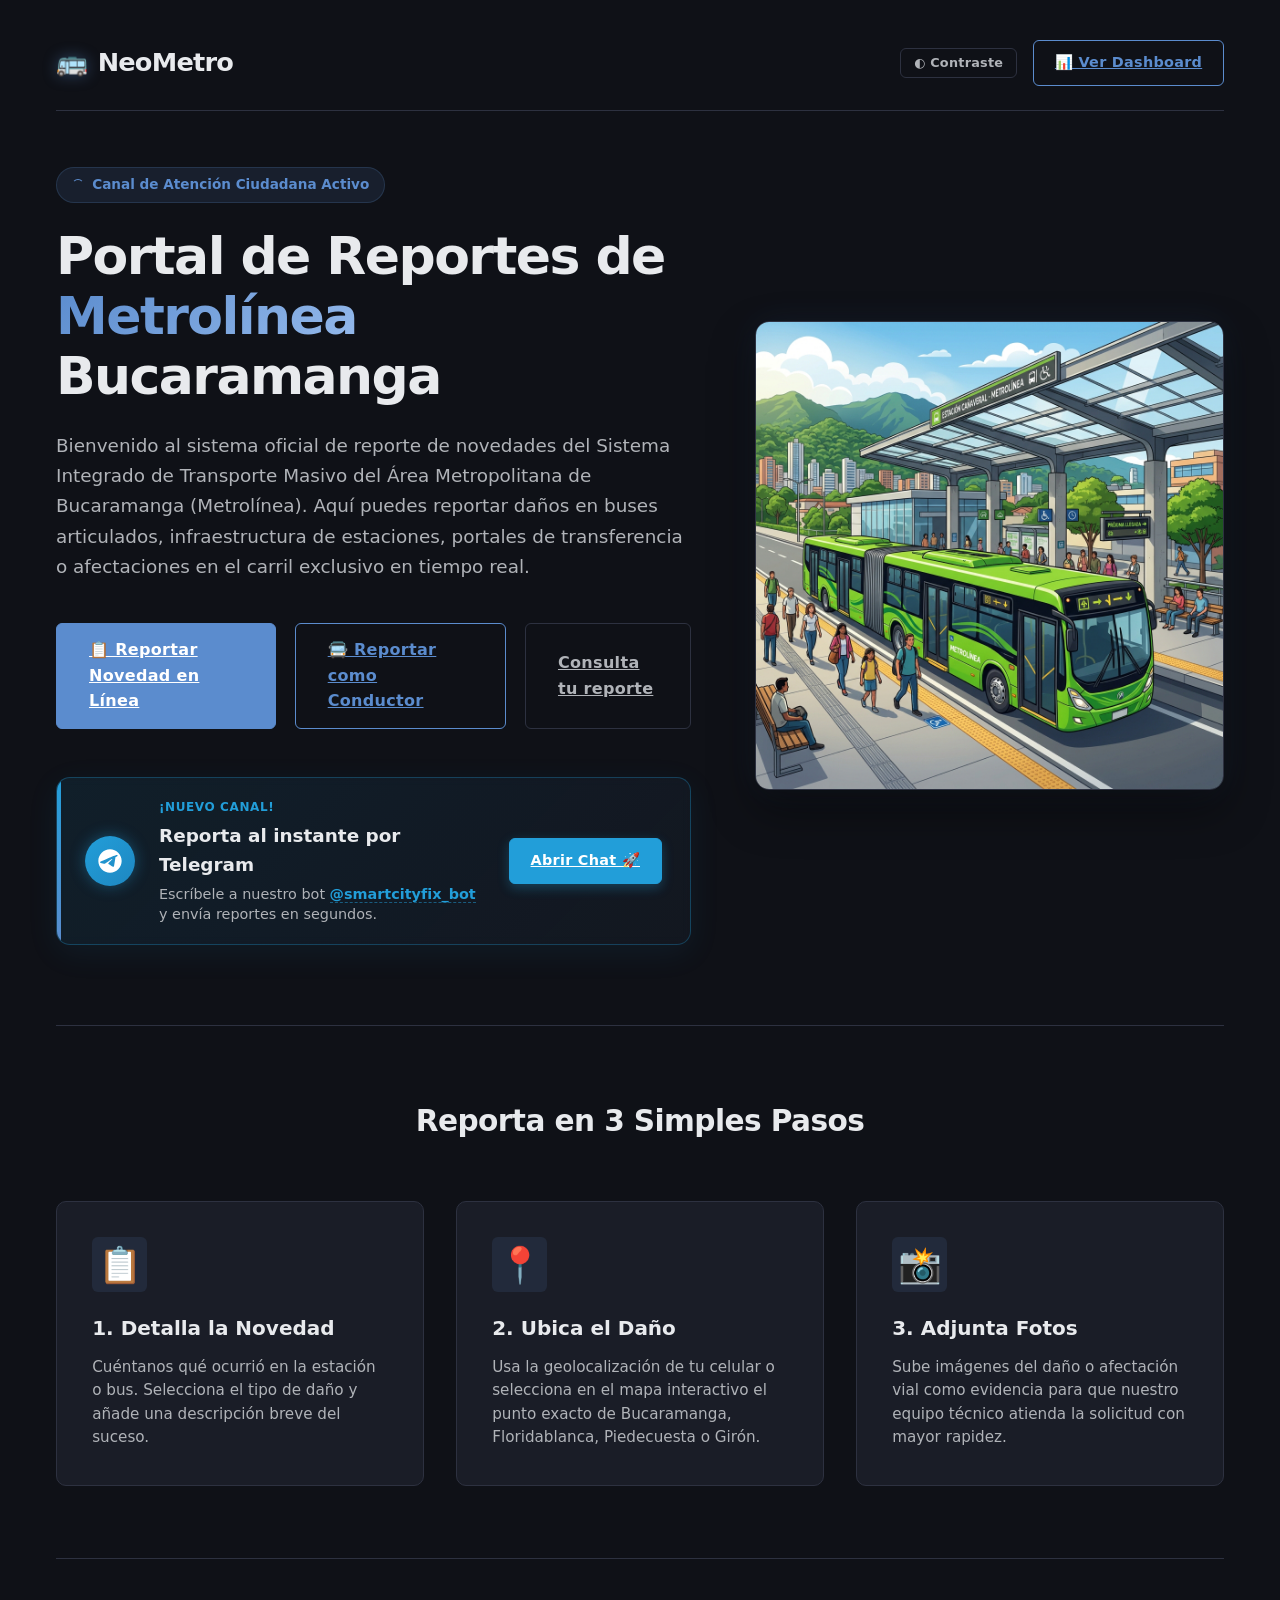
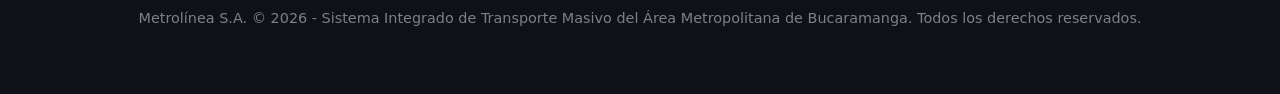
<file: index.html>
<!DOCTYPE html>
<html lang="es">

<head>
    <meta charset="UTF-8">
    <meta name="viewport" content="width=device-width, initial-scale=1.0">
    <title>NeoMetro - Portal Oficial de Reportes en Tiempo Real</title>
    <!-- Meta tags SEO -->
    <meta name="description"
        content="Bienvenido al portal oficial de reportes de Metrolínea. Reporta incidencias, daños en estaciones y buses en tiempo real para el área metropolitana de Bucaramanga.">
    <!-- Estilos globales y específicos de landing -->
    <link rel="stylesheet" href="css/styles.css">
    <link rel="stylesheet" href="css/landing.css">
</head>

<body>
    <div class="landing-container">
        <!-- Encabezado / Barra de navegación -->
        <header>
            <a href="index.html" class="logo" id="logoLink">
                <span>🚌</span> NeoMetro
            </a>
            <div class="nav-actions">
                <button class="btn btn-ghost toggle-contrast" id="toggleContrast"
                    aria-label="Alternar modo alto contraste" title="Modo alto contraste">
                    ◐ Contraste
                </button>
                <a href="dashboard.html" class="btn btn-secondary" id="navDashboardLink">📊 Ver Dashboard</a>
            </div>
        </header>

        <!-- Sección Principal (Hero) -->
        <main class="hero" id="mainHeroSection">
            <div class="hero-content">
                <div class="hero-tag" id="liveTag">
                    <span class="spinner"
                        style="border-top-color: var(--accent); width: 12px; height: 12px; border-width: 1.5px;"></span>
                    Canal de Atención Ciudadana Activo
                </div>
                <h1 class="hero-title" id="mainTitle">
                    Portal de Reportes de <br><span>Metrolínea</span> Bucaramanga
                </h1>
                <p class="hero-description" id="mainDesc">
                    Bienvenido al sistema oficial de reporte de novedades del Sistema Integrado de Transporte Masivo del
                    Área Metropolitana de Bucaramanga (Metrolínea). Aquí puedes reportar daños en buses articulados,
                    infraestructura de estaciones, portales de transferencia o afectaciones en el carril exclusivo en
                    tiempo real.
                </p>
                <div class="hero-buttons">
                    <a href="neometro.html" class="btn btn-primary btn-lg" id="btnGoToForm">
                        📋 Reportar Novedad en Línea
                    </a>
                    <a href="reporte-conductor.html" class="btn btn-secondary btn-lg" id="btnGoToDriverForm">
                        🚍 Reportar como Conductor
                    </a>
                    <a href="dashboard.html" class="btn btn-ghost btn-lg" id="btnGoToDashboard">
                        Consulta tu reporte
                    </a>
                </div>

                <!-- Telegram Bot Banner -->
                <div class="telegram-banner" id="telegramBanner">
                    <div class="telegram-icon">
                        <svg viewBox="0 0 24 24" width="28" height="28" fill="currentColor">
                            <path d="M12 2C6.48 2 2 6.48 2 12s4.48 10 10 10 10-4.48 10-10S17.52 2 12 2zm4.64 6.8c-.15 1.58-.8 5.42-1.13 7.19-.14.75-.42 1-.68 1.03-.58.05-1.02-.38-1.58-.75-.88-.58-1.38-.94-2.23-1.5-.99-.65-.35-1.01.22-1.59.15-.15 2.71-2.48 2.76-2.69.01-.03.01-.14-.07-.2-.08-.06-.19-.04-.27-.02-.11.02-1.93 1.23-5.46 3.62-.51.35-.98.53-1.39.51-.46-.01-1.35-.26-2.01-.48-.81-.27-1.46-.42-1.4-.88.03-.24.38-.49 1.04-.75 4.07-1.77 6.79-2.94 8.15-3.5 3.88-1.61 4.69-1.89 5.21-1.9.11 0 .37.03.54.17.14.11.18.27.2.38-.02.07-.02.16-.03.22z"/>
                        </svg>
                    </div>
                    <div class="telegram-text">
                        <span class="telegram-tag">¡NUEVO CANAL!</span>
                        <p class="telegram-title">Reporta al instante por Telegram</p>
                        <p class="telegram-desc">Escríbele a nuestro bot <a href="https://t.me/smartcityfix_bot" target="_blank" class="telegram-username">@smartcityfix_bot</a> y envía reportes en segundos.</p>
                    </div>
                    <a href="https://t.me/smartcityfix_bot" target="_blank" class="btn btn-telegram" id="btnTelegram">
                        Abrir Chat 🚀
                    </a>
                </div>
            </div>
            <div class="hero-image-container" id="heroImageBlock">
                <img src="assets/metrolinea_bus_hero.png"
                    alt="Autobús alimentador/articulado verde de Metrolínea en una estación" class="hero-image"
                    id="heroImg">
            </div>
        </main>

        <!-- Grid de Características -->
        <section class="features" id="featuresSection">
            <h2 class="features-title" id="featuresTitle">Reporta en 3 Simples Pasos</h2>
            <div class="features-grid">
                <!-- Tarjeta 1 -->
                <div class="feature-card" id="cardInstant">
                    <div class="feature-icon" aria-hidden="true">📋</div>
                    <h3>1. Detalla la Novedad</h3>
                    <p>Cuéntanos qué ocurrió en la estación o bus. Selecciona el tipo de daño y añade una descripción
                        breve del suceso.</p>
                </div>
                <!-- Tarjeta 2 -->
                <div class="feature-card" id="cardGPS">
                    <div class="feature-icon" aria-hidden="true">📍</div>
                    <h3>2. Ubica el Daño</h3>
                    <p>Usa la geolocalización de tu celular o selecciona en el mapa interactivo el punto exacto de
                        Bucaramanga, Floridablanca, Piedecuesta o Girón.</p>
                </div>
                <!-- Tarjeta 3 -->
                <div class="feature-card" id="cardEvidence">
                    <div class="feature-icon" aria-hidden="true">📸</div>
                    <h3>3. Adjunta Fotos</h3>
                    <p>Sube imágenes del daño o afectación vial como evidencia para que nuestro equipo técnico atienda
                        la solicitud con mayor rapidez.</p>
                </div>
            </div>
        </section>

        <!-- Pie de página -->
        <footer>
            <p id="footerText">Metrolínea S.A. &copy; 2026 - Sistema Integrado de Transporte Masivo del Área
                Metropolitana de Bucaramanga. Todos los derechos reservados.</p>
        </footer>
    </div>

    <!-- Script para Sincronización del Modo Alto Contraste -->
    <script>
        document.addEventListener('DOMContentLoaded', () => {
            const toggleBtn = document.getElementById('toggleContrast');

            // Función para alternar la clase de alto contraste
            const setContrast = (isHC) => {
                if (isHC) {
                    document.body.classList.add('high-contrast');
                    if (toggleBtn) toggleBtn.textContent = '◑ Contraste normal';
                } else {
                    document.body.classList.remove('high-contrast');
                    if (toggleBtn) toggleBtn.textContent = '◐ Contraste';
                }
            };

            // Leer preferencia inicial del localStorage
            const initialHC = localStorage.getItem('highContrast') === '1';
            setContrast(initialHC);

            // Manejar click en el botón
            if (toggleBtn) {
                toggleBtn.addEventListener('click', () => {
                    const currentHC = document.body.classList.contains('high-contrast');
                    const newHC = !currentHC;
                    localStorage.setItem('highContrast', newHC ? '1' : '0');
                    setContrast(newHC);
                });
            }
        });
    </script>
</body>

</html>
</file>
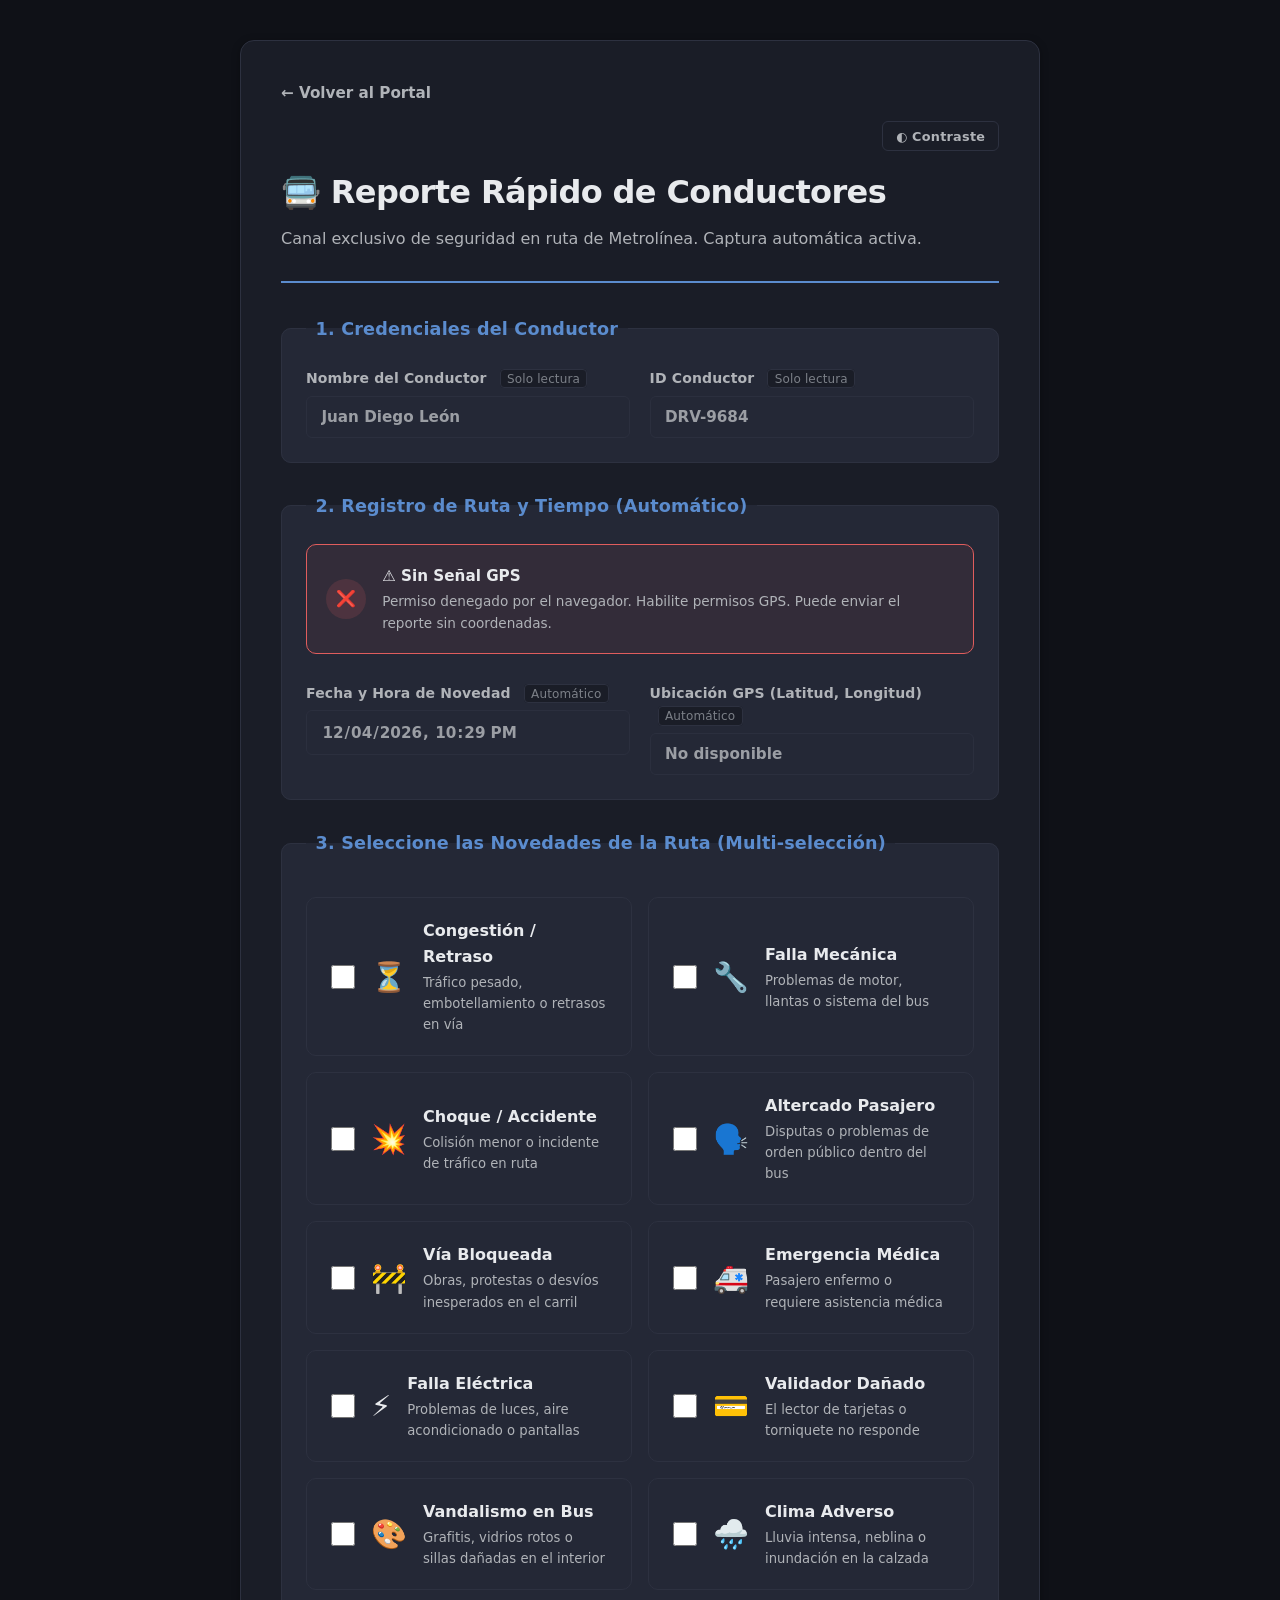
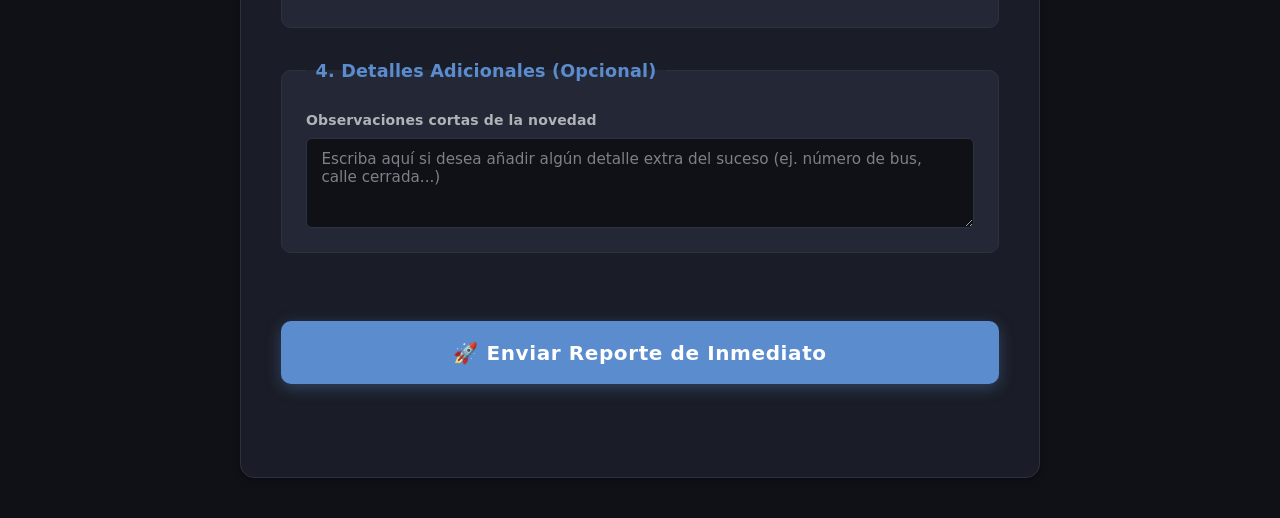
<file: reporte-conductor.html>
<!DOCTYPE html>
<html lang="es">
<head>
    <meta charset="UTF-8">
    <meta name="viewport" content="width=device-width, initial-scale=1.0">
    <title>NeoMetro - Reporte de Novedades para Conductores</title>
    <!-- Meta tags SEO -->
    <meta name="description" content="Formulario optimizado de reporte para conductores del Sistema Metrolínea. Captura automática de hora y geolocalización GPS.">
    <!-- Estilos compartidos y de conductor -->
    <link rel="stylesheet" href="css/styles.css">
    <link rel="stylesheet" href="css/driver.css">
</head>
<body>
    <!-- Componente del formulario de reportes de conductores -->
    <driver-report-form></driver-report-form>

    <!-- Script del componente -->
    <script src="js/driver-report.js"></script>
</body>
</html>
</file>
<file: css/styles.css>
/* css/styles.css */
:root {
    --bg-primary: #0f1117;
    --bg-secondary: #1a1d27;
    --bg-tertiary: #242836;
    --text-primary: #e8eaed;
    --text-secondary: #b0b3b8;
    --text-muted: #7c8088;
    --accent: #5b8cce;
    --accent-hover: #7aa8e0;
    --accent-subtle: rgba(91, 140, 206, 0.12);
    --border: #2d3140;
    --border-focus: #5b8cce;
    --error: #e05d5d;
    --success: #4caf84;
    --warning: #d4a853;
    --shadow: 0 2px 8px rgba(0, 0, 0, 0.3);
    --radius-sm: 6px;
    --radius: 10px;
    --radius-lg: 14px;
    --font: 'Segoe UI', system-ui, -apple-system, sans-serif;
    --font-mono: 'SF Mono', 'Cascadia Code', 'Fira Code', monospace;
    --transition: 0.2s cubic-bezier(0.4, 0, 0.2, 1);
    --focus-ring: 0 0 0 3px rgba(91, 140, 206, 0.45);
}

/* Modo alto contraste */
body.high-contrast {
    --bg-primary: #000000;
    --bg-secondary: #0a0a0a;
    --bg-tertiary: #141414;
    --text-primary: #ffffff;
    --text-secondary: #e0e0e0;
    --text-muted: #b0b0b0;
    --accent: #ffcc00;
    --accent-hover: #ffe066;
    --accent-subtle: rgba(255, 204, 0, 0.2);
    --border: #ffffff;
    --border-focus: #ffcc00;
    --error: #ff6b6b;
    --success: #50fa7b;
    --focus-ring: 0 0 0 4px #ffcc00;
}

*,
*::before,
*::after {
    box-sizing: border-box;
    margin: 0;
    padding: 0;
}

html {
    font-size: 16px;
    scroll-behavior: smooth;
}

body {
    font-family: var(--font);
    background: var(--bg-primary);
    color: var(--text-primary);
    line-height: 1.6;
    min-height: 100vh;
    display: flex;
    flex-direction: column;
    align-items: center;
    padding: 1rem;
    -webkit-font-smoothing: antialiased;
}

/* ---- WEB COMPONENT: report-form ---- */
report-form {
    display: block;
    width: 100%;
    max-width: 800px;
    background: var(--bg-secondary);
    border-radius: var(--radius-lg);
    padding: 2rem 2rem 2.5rem;
    box-shadow: var(--shadow);
    border: 1px solid var(--border);
}

.form-header {
    text-align: center;
    margin-bottom: 2.5rem;
    padding-bottom: 1.5rem;
    border-bottom: 1px solid var(--border);
}

.form-header h1 {
    font-size: 1.75rem;
    font-weight: 700;
    letter-spacing: -0.02em;
    color: var(--text-primary);
    margin-bottom: 0.35rem;
}

.form-header p {
    color: var(--text-muted);
    font-size: 0.95rem;
}

/* Secciones */
fieldset {
    border: 1px solid var(--border);
    border-radius: var(--radius);
    padding: 1.5rem;
    margin-bottom: 1.8rem;
    background: var(--bg-tertiary);
}

legend {
    font-weight: 700;
    font-size: 1.1rem;
    color: var(--accent);
    padding: 0 0.6rem;
    letter-spacing: 0.01em;
}

/* Grid de campos */
.form-grid {
    display: grid;
    grid-template-columns: 1fr 1fr;
    gap: 1.2rem;
}

.form-grid.col-1 {
    grid-template-columns: 1fr;
}

.form-grid.col-3 {
    grid-template-columns: repeat(3, 1fr);
}

@media (max-width: 600px) {
    .form-grid,
    .form-grid.col-3 {
        grid-template-columns: 1fr;
    }
    report-form {
        padding: 1.2rem;
    }
}

/* Grupos de campo */
.form-group {
    display: flex;
    flex-direction: column;
    gap: 0.4rem;
}

.form-group label {
    font-weight: 600;
    font-size: 0.875rem;
    color: var(--text-secondary);
    letter-spacing: 0.01em;
}

.form-group label .required {
    color: var(--error);
    margin-left: 0.15rem;
}

.form-group input,
.form-group textarea,
.form-group select {
    font-family: var(--font);
    font-size: 0.95rem;
    padding: 0.7rem 0.9rem;
    background: var(--bg-primary);
    border: 1px solid var(--border);
    border-radius: var(--radius-sm);
    color: var(--text-primary);
    transition: border var(--transition), box-shadow var(--transition);
    resize: vertical;
    min-height: 42px;
}

.form-group input:focus,
.form-group textarea:focus,
.form-group select:focus {
    outline: none;
    border-color: var(--border-focus);
    box-shadow: var(--focus-ring);
}

.form-group input::placeholder,
.form-group textarea::placeholder {
    color: var(--text-muted);
}

.form-group textarea {
    min-height: 90px;
}

.form-group .error-msg {
    font-size: 0.8rem;
    color: var(--error);
    min-height: 1.1em;
    opacity: 0;
    transition: opacity var(--transition);
}

.form-group.error .error-msg {
    opacity: 1;
}

.form-group.error input,
.form-group.error textarea {
    border-color: var(--error);
}

/* Checkboxes */
.checkbox-group {
    display: flex;
    flex-direction: column;
    gap: 0.5rem;
}

.checkbox-item {
    display: flex;
    align-items: flex-start;
    gap: 0.65rem;
    padding: 0.55rem 0.7rem;
    background: var(--bg-primary);
    border-radius: var(--radius-sm);
    border: 1px solid transparent;
    cursor: pointer;
    transition: background var(--transition), border var(--transition);
}

.checkbox-item:hover {
    background: var(--accent-subtle);
    border-color: var(--accent);
}

.checkbox-item input[type="checkbox"] {
    margin-top: 0.2rem;
    width: 18px;
    height: 18px;
    accent-color: var(--accent);
    cursor: pointer;
    flex-shrink: 0;
}

.checkbox-item label {
    cursor: pointer;
    font-size: 0.9rem;
    color: var(--text-primary);
    line-height: 1.4;
}

/* Mapa */
.map-container {
    width: 100%;
    height: 350px;
    border-radius: var(--radius);
    border: 1px solid var(--border);
    overflow: hidden;
    background: var(--bg-primary);
    margin: 0.5rem 0 1rem;
}

.map-placeholder {
    display: flex;
    align-items: center;
    justify-content: center;
    height: 100%;
    color: var(--text-muted);
    font-size: 0.95rem;
    text-align: center;
    padding: 1rem;
}

.coord-buttons {
    display: flex;
    gap: 0.6rem;
    flex-wrap: wrap;
    margin-bottom: 0.6rem;
}

/* Botones */
.btn {
    font-family: var(--font);
    font-size: 0.9rem;
    font-weight: 600;
    padding: 0.65rem 1.3rem;
    border-radius: var(--radius-sm);
    cursor: pointer;
    transition: all var(--transition);
    border: 1px solid transparent;
    letter-spacing: 0.02em;
    display: inline-flex;
    align-items: center;
    gap: 0.4rem;
}

.btn:focus-visible {
    outline: none;
    box-shadow: var(--focus-ring);
}

.btn-primary {
    background: var(--accent);
    color: #fff;
    border-color: var(--accent);
}

.btn-primary:hover {
    background: var(--accent-hover);
    border-color: var(--accent-hover);
}

.btn-secondary {
    background: transparent;
    color: var(--accent);
    border-color: var(--accent);
}

.btn-secondary:hover {
    background: var(--accent-subtle);
}

.btn-ghost {
    background: transparent;
    color: var(--text-secondary);
    border-color: var(--border);
}

.btn-ghost:hover {
    background: var(--bg-tertiary);
}

.btn-danger {
    background: var(--error);
    color: #fff;
}

.btn-full {
    width: 100%;
    justify-content: center;
}

.btn-lg {
    padding: 0.85rem 2rem;
    font-size: 1rem;
}

/* File upload */
.file-upload-area {
    border: 2px dashed var(--border);
    border-radius: var(--radius);
    padding: 1.8rem;
    text-align: center;
    cursor: pointer;
    transition: border var(--transition), background var(--transition);
    background: var(--bg-primary);
}

.file-upload-area:hover,
.file-upload-area.drag-over {
    border-color: var(--accent);
    background: var(--accent-subtle);
}

.file-upload-area input {
    display: none;
}

.file-upload-area .icon {
    font-size: 2.5rem;
    margin-bottom: 0.5rem;
}

.file-preview {
    display: flex;
    flex-wrap: wrap;
    gap: 0.6rem;
    margin-top: 0.8rem;
}

.file-preview img {
    width: 80px;
    height: 80px;
    object-fit: cover;
    border-radius: var(--radius-sm);
    border: 1px solid var(--border);
}

/* Barra de herramientas */
.toolbar {
    display: flex;
    justify-content: flex-end;
    gap: 0.5rem;
    margin-bottom: 1rem;
}

.toggle-contrast {
    font-size: 0.8rem;
    padding: 0.4rem 0.8rem;
}

/* Toast */
.toast {
    position: fixed;
    bottom: 2rem;
    left: 50%;
    transform: translateX(-50%) translateY(120px);
    background: var(--bg-tertiary);
    color: var(--text-primary);
    padding: 0.9rem 1.5rem;
    border-radius: var(--radius);
    border: 1px solid var(--border);
    box-shadow: 0 8px 24px rgba(0, 0, 0, 0.5);
    z-index: 1000;
    transition: transform 0.35s cubic-bezier(0.4, 0, 0.2, 1);
    font-weight: 500;
}

.toast.visible {
    transform: translateX(-50%) translateY(0);
}

.toast.success {
    border-color: var(--success);
    color: var(--success);
}

.toast.error {
    border-color: var(--error);
    color: var(--error);
}

/* Spinner */
.spinner {
    display: inline-block;
    width: 18px;
    height: 18px;
    border: 2px solid transparent;
    border-top-color: currentColor;
    border-radius: 50%;
    animation: spin 0.7s linear infinite;
}

@keyframes spin {
    to {
        transform: rotate(360deg);
    }
}

/* Responsive */
@media (max-width: 480px) {
    report-form {
        padding: 1rem;
        border-radius: var(--radius);
    }
    .form-header h1 {
        font-size: 1.35rem;
    }
    .map-container {
        height: 220px;
    }
}

/* Personalización de Leaflet para tema oscuro premium */
.leaflet-bar {
    border: 1px solid var(--border) !important;
    box-shadow: var(--shadow) !important;
}
.leaflet-bar a {
    background-color: var(--bg-tertiary) !important;
    color: var(--text-primary) !important;
    border-bottom: 1px solid var(--border) !important;
    transition: background var(--transition) !important;
}
.leaflet-bar a:hover {
    background-color: var(--accent-subtle) !important;
    color: var(--accent) !important;
}
.leaflet-bar a.leaflet-disabled {
    background-color: var(--bg-primary) !important;
    color: var(--text-muted) !important;
}
.leaflet-container {
    background-color: var(--bg-primary) !important;
    font-family: var(--font) !important;
}
</file>
<file: css/landing.css>
/* css/landing.css */
/* Modern landing styles for NeoMetro welcome page */

.landing-container {
    max-width: 1200px;
    width: 100%;
    margin: 0 auto;
    padding: 0 1rem;
    display: flex;
    flex-direction: column;
    min-height: calc(100vh - 2rem);
}

header {
    width: 100%;
    display: flex;
    justify-content: space-between;
    align-items: center;
    padding: 1.5rem 0;
    border-bottom: 1px solid var(--border);
    margin-bottom: 3.5rem;
}

.logo {
    display: flex;
    align-items: center;
    gap: 0.65rem;
    font-size: 1.6rem;
    font-weight: 800;
    color: var(--text-primary);
    text-decoration: none;
    letter-spacing: -0.03em;
}

.logo span {
    color: var(--accent);
    text-shadow: 0 0 15px rgba(91, 140, 206, 0.4);
}

.nav-actions {
    display: flex;
    align-items: center;
    gap: 1rem;
}

.hero {
    display: grid;
    grid-template-columns: 1.15fr 0.85fr;
    gap: 4rem;
    align-items: center;
    margin-bottom: 5rem;
}

@media (max-width: 900px) {
    .hero {
        grid-template-columns: 1fr;
        gap: 3rem;
        text-align: center;
        margin-bottom: 4rem;
    }
}

.hero-content {
    display: flex;
    flex-direction: column;
    gap: 1.5rem;
}

.hero-tag {
    display: inline-flex;
    align-items: center;
    gap: 0.5rem;
    align-self: flex-start;
    background: var(--accent-subtle);
    color: var(--accent);
    padding: 0.4rem 0.95rem;
    border-radius: 50px;
    font-size: 0.85rem;
    font-weight: 600;
    border: 1px solid rgba(91, 140, 206, 0.2);
}

@media (max-width: 900px) {
    .hero-tag {
        align-self: center;
    }
}

.hero-title {
    font-size: 3.25rem;
    font-weight: 800;
    line-height: 1.15;
    letter-spacing: -0.03em;
    color: var(--text-primary);
}

.hero-title span {
    background: linear-gradient(135deg, var(--accent), #94b9eb);
    -webkit-background-clip: text;
    -webkit-text-fill-color: transparent;
}

body.high-contrast .hero-title span {
    background: none;
    -webkit-background-clip: initial;
    -webkit-text-fill-color: initial;
    color: var(--accent);
}

.hero-description {
    font-size: 1.15rem;
    color: var(--text-secondary);
    line-height: 1.65;
}

.hero-buttons {
    display: flex;
    gap: 1.2rem;
    margin-top: 1rem;
}

@media (max-width: 900px) {
    .hero-buttons {
        justify-content: center;
        flex-wrap: wrap;
    }
}

.hero-image-container {
    position: relative;
    border-radius: var(--radius-lg);
    overflow: hidden;
    box-shadow: 0 20px 45px rgba(0, 0, 0, 0.4), 0 0 35px rgba(91, 140, 206, 0.1);
    border: 1px solid var(--border);
    transition: transform var(--transition), box-shadow var(--transition);
}

.hero-image-container:hover {
    transform: translateY(-6px);
    box-shadow: 0 25px 50px rgba(0, 0, 0, 0.5), 0 0 40px rgba(91, 140, 206, 0.2);
}

.hero-image {
    width: 100%;
    height: auto;
    display: block;
    object-fit: cover;
}

.features {
    padding: 4.5rem 0;
    border-top: 1px solid var(--border);
}

.features-title {
    text-align: center;
    font-size: 1.85rem;
    font-weight: 800;
    margin-bottom: 3.5rem;
    color: var(--text-primary);
    letter-spacing: -0.02em;
}

.features-grid {
    display: grid;
    grid-template-columns: repeat(3, 1fr);
    gap: 2rem;
}

@media (max-width: 800px) {
    .features-grid {
        grid-template-columns: 1fr;
        gap: 1.5rem;
    }
}

.feature-card {
    background: var(--bg-secondary);
    border: 1px solid var(--border);
    border-radius: var(--radius);
    padding: 2.2rem;
    transition: all var(--transition);
}

.feature-card:hover {
    transform: translateY(-5px);
    border-color: var(--accent);
    box-shadow: var(--shadow);
}

body.high-contrast .feature-card:hover {
    border-color: var(--accent);
}

.feature-icon {
    font-size: 2.2rem;
    margin-bottom: 1.2rem;
    display: inline-flex;
    justify-content: center;
    align-items: center;
    width: 55px;
    height: 55px;
    border-radius: var(--radius-sm);
    background: var(--accent-subtle);
    color: var(--accent);
}

body.high-contrast .feature-icon {
    background: var(--bg-tertiary);
    border: 1px solid var(--border);
}

.feature-card h3 {
    font-size: 1.25rem;
    font-weight: 700;
    margin-bottom: 0.75rem;
    color: var(--text-primary);
}

.feature-card p {
    color: var(--text-secondary);
    font-size: 0.95rem;
    line-height: 1.55;
}

footer {
    width: 100%;
    text-align: center;
    padding: 3rem 0;
    border-top: 1px solid var(--border);
    margin-top: auto;
    color: var(--text-muted);
    font-size: 0.9rem;
}

/* Telegram Banner Styles */
.telegram-banner {
    display: flex;
    align-items: center;
    gap: 1.5rem;
    background: linear-gradient(135deg, rgba(34, 158, 217, 0.1) 0%, rgba(91, 140, 206, 0.05) 100%);
    border: 1px solid rgba(34, 158, 217, 0.3);
    border-radius: var(--radius-lg);
    padding: 1.25rem 1.75rem;
    margin-top: 1.5rem;
    box-shadow: 0 8px 32px 0 rgba(34, 158, 217, 0.08);
    backdrop-filter: blur(4px);
    transition: all var(--transition);
    position: relative;
    overflow: hidden;
}

.telegram-banner::before {
    content: '';
    position: absolute;
    top: 0;
    left: 0;
    width: 4px;
    height: 100%;
    background: linear-gradient(to bottom, #229ED9, #5b8cce);
}

.telegram-banner:hover {
    transform: translateY(-2px);
    border-color: rgba(34, 158, 217, 0.6);
    box-shadow: 0 12px 40px 0 rgba(34, 158, 217, 0.15);
}

.telegram-icon {
    display: flex;
    align-items: center;
    justify-content: center;
    background: linear-gradient(135deg, #229ED9, #1e87c1);
    color: #ffffff;
    width: 50px;
    height: 50px;
    border-radius: 50%;
    box-shadow: 0 0 15px rgba(34, 158, 217, 0.4);
    flex-shrink: 0;
    animation: pulseTelegram 2s infinite;
}

@keyframes pulseTelegram {
    0% {
        box-shadow: 0 0 0 0 rgba(34, 158, 217, 0.6);
    }
    70% {
        box-shadow: 0 0 0 10px rgba(34, 158, 217, 0);
    }
    100% {
        box-shadow: 0 0 0 0 rgba(34, 158, 217, 0);
    }
}

.telegram-text {
    flex-grow: 1;
    display: flex;
    flex-direction: column;
    gap: 0.25rem;
    text-align: left;
}

.telegram-tag {
    font-size: 0.75rem;
    font-weight: 800;
    color: #229ED9;
    letter-spacing: 0.05em;
}

body.high-contrast .telegram-tag {
    color: var(--accent);
}

.telegram-title {
    font-size: 1.15rem;
    font-weight: 700;
    color: var(--text-primary);
}

.telegram-desc {
    font-size: 0.9rem;
    color: var(--text-secondary);
    line-height: 1.4;
}

.telegram-username {
    color: #229ED9;
    text-decoration: none;
    font-weight: 700;
    border-bottom: 1px dashed rgba(34, 158, 217, 0.5);
    transition: all var(--transition);
}

.telegram-username:hover {
    color: #72c3fc;
    border-bottom-style: solid;
}

.btn-telegram {
    background: #229ED9;
    color: #ffffff !important;
    border-color: #229ED9;
    white-space: nowrap;
    box-shadow: 0 4px 12px rgba(34, 158, 217, 0.3);
}

.btn-telegram:hover {
    background: #1e87c1;
    border-color: #1e87c1;
    box-shadow: 0 6px 16px rgba(34, 158, 217, 0.4);
    transform: translateY(-1px);
}

body.high-contrast .telegram-banner {
    background: var(--bg-secondary);
    border: 2px solid var(--accent);
    box-shadow: none;
}

body.high-contrast .telegram-banner::before {
    background: var(--accent);
}

body.high-contrast .telegram-icon {
    background: var(--accent);
    color: var(--bg-primary);
    box-shadow: none;
    animation: none;
}

body.high-contrast .telegram-username {
    color: var(--accent);
    border-bottom-color: var(--accent);
}

body.high-contrast .btn-telegram {
    background: var(--accent);
    color: var(--bg-primary) !important;
    border-color: var(--accent);
    box-shadow: none;
}

@media (max-width: 768px) {
    .telegram-banner {
        flex-direction: column;
        text-align: center;
        padding: 1.5rem;
        gap: 1rem;
    }
    .telegram-banner::before {
        width: 100%;
        height: 4px;
        top: 0;
        left: 0;
    }
    .telegram-text {
        text-align: center;
    }
    .btn-telegram {
        width: 100%;
        justify-content: center;
    }
}
</file>
<file: css/driver.css>
/* css/driver.css */
/* Styles for Driver-specific reporting page */

driver-report-form {
    display: block;
    width: 100%;
    max-width: 800px;
    background: var(--bg-secondary);
    border-radius: var(--radius-lg);
    padding: 2.5rem 2.5rem 3rem;
    box-shadow: var(--shadow);
    border: 1px solid var(--border);
    margin: 1.5rem auto;
}

/* Header updates */
.form-header.driver-header {
    border-bottom: 2px solid var(--accent);
    padding-bottom: 1.8rem;
    margin-bottom: 2rem;
    text-align: left;
}

.form-header.driver-header h1 {
    font-size: 2rem;
    color: var(--text-primary);
    display: flex;
    align-items: center;
    gap: 0.75rem;
}

.form-header.driver-header p {
    margin-top: 0.5rem;
    font-size: 1rem;
    color: var(--text-secondary);
}

/* Preloaded readonly inputs styling */
.input-readonly {
    background-color: var(--bg-tertiary) !important;
    border-color: var(--border) !important;
    color: var(--text-secondary) !important;
    font-weight: 600;
    cursor: not-allowed;
    opacity: 0.85;
}

/* GPS tracking alert box */
.gps-status-box {
    grid-column: 1 / -1;
    background: rgba(91, 140, 206, 0.08);
    border: 1px solid var(--accent);
    border-radius: var(--radius);
    padding: 1.2rem;
    margin-bottom: 0.5rem;
    display: flex;
    align-items: center;
    gap: 1rem;
}

.gps-status-box .status-indicator {
    display: flex;
    align-items: center;
    justify-content: center;
    width: 40px;
    height: 40px;
    border-radius: 50%;
    background: var(--accent-subtle);
    color: var(--accent);
    flex-shrink: 0;
}

.gps-status-box.success {
    background: rgba(76, 175, 132, 0.08);
    border-color: var(--success);
}
.gps-status-box.success .status-indicator {
    background: rgba(76, 175, 132, 0.15);
    color: var(--success);
}

.gps-status-box.error {
    background: rgba(224, 93, 93, 0.08);
    border-color: var(--error);
}
.gps-status-box.error .status-indicator {
    background: rgba(224, 93, 93, 0.15);
    color: var(--error);
}

.gps-status-box .status-text {
    flex-grow: 1;
}

.gps-status-box h4 {
    font-size: 0.95rem;
    font-weight: 700;
    margin-bottom: 0.15rem;
}

.gps-status-box p {
    font-size: 0.85rem;
    color: var(--text-secondary);
}

/* Extra large touch target options */
.driver-options-grid {
    display: grid;
    grid-template-columns: 1fr 1fr;
    gap: 1rem;
    margin-top: 1rem;
}

@media (max-width: 650px) {
    .driver-options-grid {
        grid-template-columns: 1fr;
    }
}

.driver-option-card {
    position: relative;
    display: flex;
    align-items: center;
    gap: 1rem;
    background: var(--bg-tertiary);
    border: 1.5px solid var(--border);
    border-radius: var(--radius);
    padding: 1.25rem 1.5rem;
    cursor: pointer;
    user-select: none;
    transition: all var(--transition);
}

.driver-option-card:hover {
    border-color: var(--accent-hover);
    background: var(--accent-subtle);
}

.driver-option-card.selected {
    border-color: var(--accent);
    background: rgba(91, 140, 206, 0.15);
    box-shadow: 0 0 12px rgba(91, 140, 206, 0.2);
}

/* High contrast selected state */
body.high-contrast .driver-option-card.selected {
    border-color: var(--accent);
    background: var(--accent-subtle);
    border-width: 2.5px;
}

.driver-option-card input[type="checkbox"] {
    width: 24px;
    height: 24px;
    accent-color: var(--accent);
    cursor: pointer;
    flex-shrink: 0;
}

.driver-option-card .option-icon {
    font-size: 1.8rem;
    flex-shrink: 0;
}

.driver-option-card .option-content {
    display: flex;
    flex-direction: column;
}

.driver-option-card .option-title {
    font-weight: 700;
    font-size: 1rem;
    color: var(--text-primary);
}

.driver-option-card .option-desc {
    font-size: 0.825rem;
    color: var(--text-secondary);
    margin-top: 0.15rem;
}

/* Giant Submit Button */
.btn-submit-giant {
    margin-top: 2.5rem;
    padding: 1.2rem 2rem;
    font-size: 1.25rem;
    font-weight: 800;
    letter-spacing: 0.03em;
    border-radius: var(--radius);
    background: var(--accent);
    color: #fff;
    border: none;
    box-shadow: 0 4px 15px rgba(91, 140, 206, 0.35);
    transition: all var(--transition);
}

.btn-submit-giant:hover:not(:disabled) {
    background: var(--accent-hover);
    transform: translateY(-2px);
    box-shadow: 0 6px 20px rgba(91, 140, 206, 0.5);
}

.btn-submit-giant:active:not(:disabled) {
    transform: translateY(0);
}

.btn-submit-giant:disabled {
    opacity: 0.6;
    cursor: not-allowed;
}

/* Readonly fields container details */
.readonly-indicator {
    font-size: 0.75rem;
    color: var(--text-muted);
    font-weight: normal;
    background: var(--bg-secondary);
    padding: 0.1rem 0.4rem;
    border-radius: 4px;
    border: 1px solid var(--border);
    margin-left: 0.5rem;
}

/* Back link button */
.back-btn-container {
    display: flex;
    justify-content: flex-start;
    margin-bottom: 1rem;
}

.back-btn {
    text-decoration: none;
    color: var(--text-secondary);
    font-weight: 600;
    font-size: 0.95rem;
    display: inline-flex;
    align-items: center;
    gap: 0.4rem;
    transition: color var(--transition);
}

.back-btn:hover {
    color: var(--accent);
}
</file>
